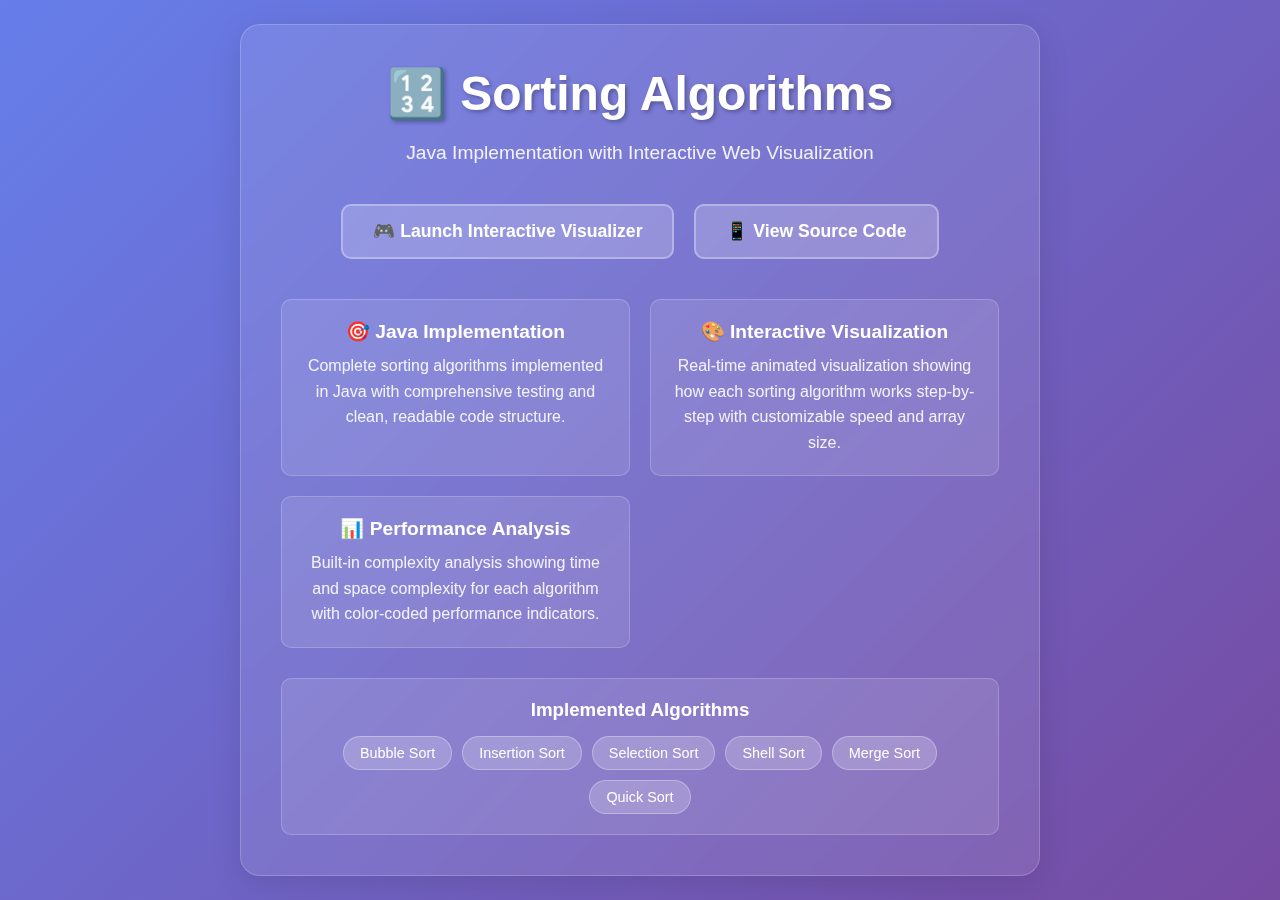
<file: index.html>
<!DOCTYPE html>
<html lang="en">
<head>
    <meta charset="UTF-8">
    <meta name="viewport" content="width=device-width, initial-scale=1.0">
    <title>Sorting Algorithms - Java & Web Visualization</title>
    <meta name="description" content="Sorting Algorithms implementation in Java with interactive web visualization">
    <meta name="keywords" content="sorting algorithms, java, visualization, computer science, programming">
    <meta name="author" content="PernaBrannon">
    
    <style>
        * {
            margin: 0;
            padding: 0;
            box-sizing: border-box;
        }
        
        body {
            font-family: 'Segoe UI', Tahoma, Geneva, Verdana, sans-serif;
            background: linear-gradient(135deg, #667eea 0%, #764ba2 100%);
            min-height: 100vh;
            display: flex;
            align-items: center;
            justify-content: center;
            color: white;
        }
        
        .container {
            text-align: center;
            max-width: 800px;
            padding: 40px;
            background: rgba(255, 255, 255, 0.1);
            backdrop-filter: blur(10px);
            border-radius: 20px;
            box-shadow: 0 8px 32px rgba(0,0,0,0.1);
            border: 1px solid rgba(255,255,255,0.2);
        }
        
        h1 {
            font-size: 3rem;
            margin-bottom: 20px;
            text-shadow: 2px 2px 4px rgba(0,0,0,0.3);
        }
        
        .subtitle {
            font-size: 1.2rem;
            margin-bottom: 40px;
            opacity: 0.9;
        }
        
        .buttons {
            display: flex;
            gap: 20px;
            justify-content: center;
            flex-wrap: wrap;
            margin-bottom: 40px;
        }
        
        .btn {
            padding: 15px 30px;
            border: none;
            border-radius: 10px;
            font-size: 1.1rem;
            font-weight: 600;
            cursor: pointer;
            transition: all 0.3s ease;
            text-decoration: none;
            display: inline-block;
            min-width: 200px;
        }
        
        .btn-primary {
            background: rgba(255, 255, 255, 0.2);
            color: white;
            border: 2px solid rgba(255, 255, 255, 0.3);
        }
        
        .btn-primary:hover {
            background: rgba(255, 255, 255, 0.3);
            transform: translateY(-2px);
            box-shadow: 0 8px 25px rgba(0,0,0,0.2);
        }
        
        .features {
            display: grid;
            grid-template-columns: repeat(auto-fit, minmax(250px, 1fr));
            gap: 20px;
            margin-top: 40px;
        }
        
        .feature {
            background: rgba(255, 255, 255, 0.1);
            padding: 20px;
            border-radius: 10px;
            border: 1px solid rgba(255,255,255,0.2);
        }
        
        .feature h3 {
            margin-bottom: 10px;
            font-size: 1.2rem;
        }
        
        .feature p {
            opacity: 0.9;
            line-height: 1.6;
        }
        
        .algorithms {
            margin-top: 30px;
            padding: 20px;
            background: rgba(255, 255, 255, 0.1);
            border-radius: 10px;
            border: 1px solid rgba(255,255,255,0.2);
        }
        
        .algorithms h3 {
            margin-bottom: 15px;
        }
        
        .algorithm-list {
            display: flex;
            flex-wrap: wrap;
            gap: 10px;
            justify-content: center;
        }
        
        .algorithm-tag {
            background: rgba(255, 255, 255, 0.2);
            padding: 8px 16px;
            border-radius: 20px;
            font-size: 0.9rem;
            border: 1px solid rgba(255,255,255,0.3);
        }
        
        @media (max-width: 768px) {
            .container {
                margin: 20px;
                padding: 30px 20px;
            }
            
            h1 {
                font-size: 2.5rem;
            }
            
            .buttons {
                flex-direction: column;
                align-items: center;
            }
        }
    </style>
</head>
<body>
    <div class="container">
        <h1>🔢 Sorting Algorithms</h1>
        <p class="subtitle">Java Implementation with Interactive Web Visualization</p>
        
        <div class="buttons">
            <a href="web-visualization/" class="btn btn-primary">
                🎮 Launch Interactive Visualizer
            </a>
            <a href="https://github.com/PernaBrannon/SortingAlgorithms" class="btn btn-primary" target="_blank">
                📱 View Source Code
            </a>
        </div>
        
        <div class="features">
            <div class="feature">
                <h3>🎯 Java Implementation</h3>
                <p>Complete sorting algorithms implemented in Java with comprehensive testing and clean, readable code structure.</p>
            </div>
            
            <div class="feature">
                <h3>🎨 Interactive Visualization</h3>
                <p>Real-time animated visualization showing how each sorting algorithm works step-by-step with customizable speed and array size.</p>
            </div>
            
            <div class="feature">
                <h3>📊 Performance Analysis</h3>
                <p>Built-in complexity analysis showing time and space complexity for each algorithm with color-coded performance indicators.</p>
            </div>
        </div>
        
        <div class="algorithms">
            <h3>Implemented Algorithms</h3>
            <div class="algorithm-list">
                <span class="algorithm-tag">Bubble Sort</span>
                <span class="algorithm-tag">Insertion Sort</span>
                <span class="algorithm-tag">Selection Sort</span>
                <span class="algorithm-tag">Shell Sort</span>
                <span class="algorithm-tag">Merge Sort</span>
                <span class="algorithm-tag">Quick Sort</span>
            </div>
        </div>
    </div>
</body>
</html>
</file>
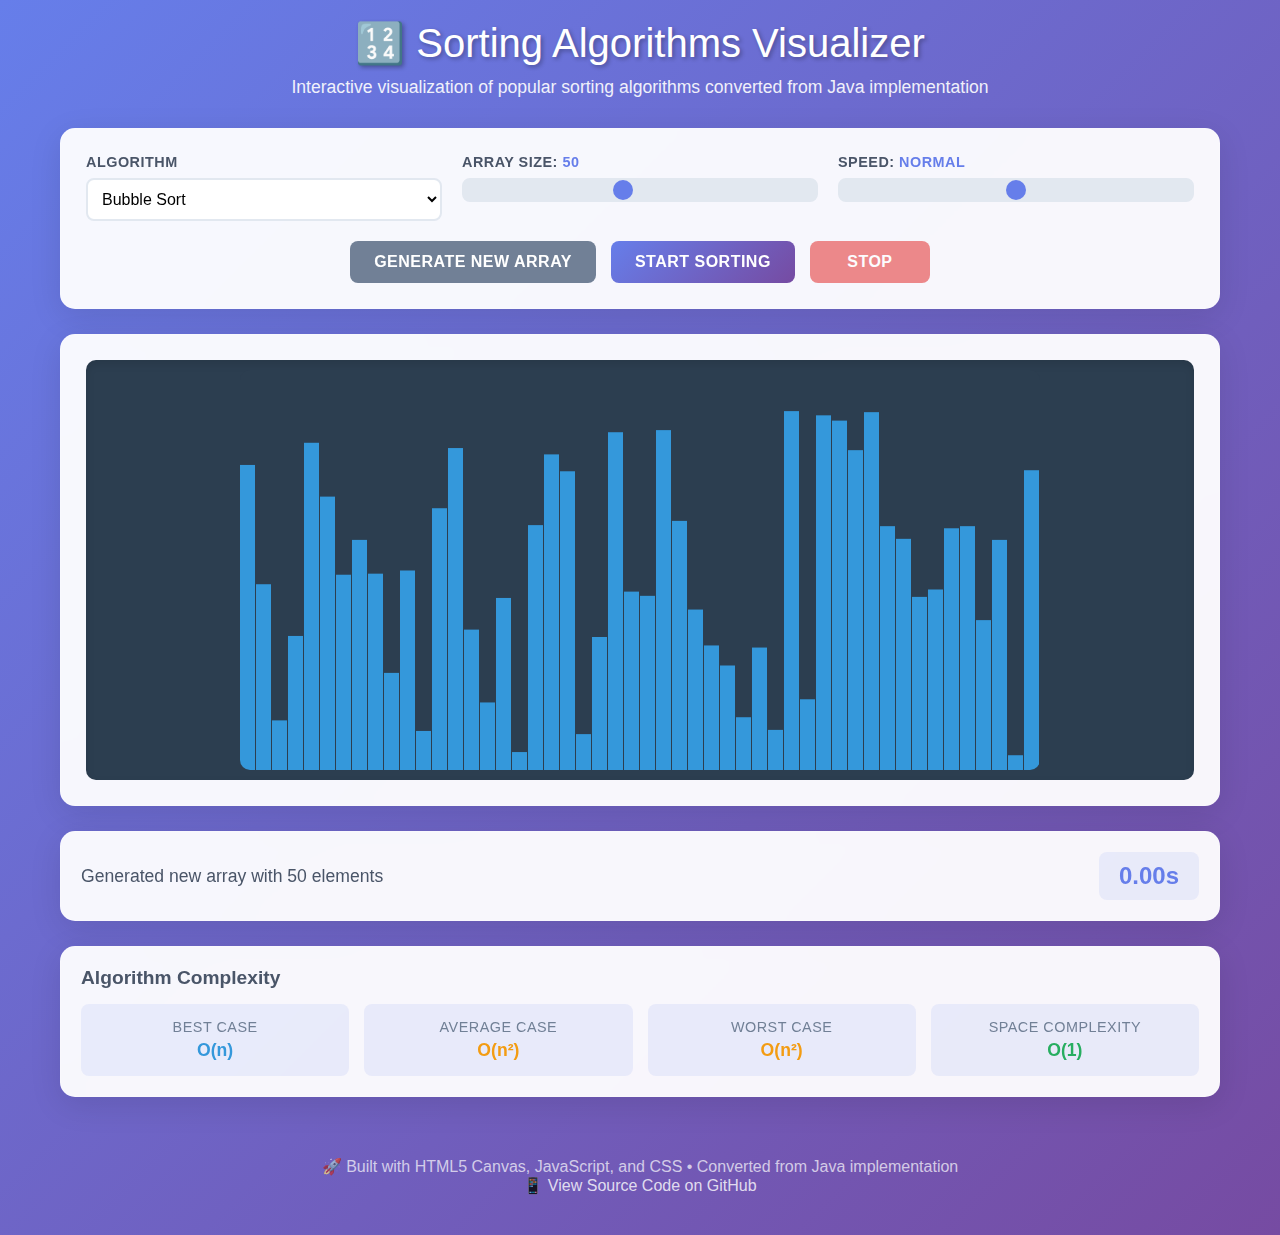
<file: web-visualization/index.html>
<!DOCTYPE html>
<html lang="en">
<head>
    <meta charset="UTF-8">
    <meta name="viewport" content="width=device-width, initial-scale=1.0">
    <title>Sorting Algorithms Visualizer</title>
    <meta name="description" content="Interactive visualization of sorting algorithms including Bubble Sort, Insertion Sort, Selection Sort, Shell Sort, Merge Sort, and Quick Sort">
    <meta name="keywords" content="sorting algorithms, visualization, computer science, algorithms, programming">
    <meta name="author" content="PernaBrannon">
    
    <!-- Favicon -->
    <link rel="icon" type="image/x-icon" href="[data-uri]">
    
    <!-- Stylesheets -->
    <link rel="stylesheet" href="css/styles.css">
    
    <!-- Open Graph Meta Tags for social sharing -->
    <meta property="og:title" content="Sorting Algorithms Visualizer">
    <meta property="og:description" content="Interactive visualization of popular sorting algorithms">
    <meta property="og:type" content="website">
    <meta property="og:url" content="https://pernabrannon.github.io/SortingAlgorithms/">
    <meta property="og:image" content="https://pernabrannon.github.io/SortingAlgorithms/preview.png">
</head>
<body>
    <div class="container">
        <!-- Header -->
        <header class="header">
            <h1>🔢 Sorting Algorithms Visualizer</h1>
            <p>Interactive visualization of popular sorting algorithms converted from Java implementation</p>
        </header>

        <!-- Control Panel -->
        <section class="control-panel">
            <div class="controls-grid">
                <!-- Algorithm Selection -->
                <div class="control-group">
                    <label for="algorithmSelect">Algorithm</label>
                    <select id="algorithmSelect">
                        <option value="bubble">Bubble Sort</option>
                        <option value="insertion">Insertion Sort</option>
                        <option value="selection">Selection Sort</option>
                        <option value="shell">Shell Sort</option>
                        <option value="merge">Merge Sort</option>
                        <option value="quick">Quick Sort</option>
                    </select>
                </div>

                <!-- Array Size Control -->
                <div class="control-group">
                    <label for="arraySizeSlider">Array Size: <span id="arraySizeDisplay" class="range-display">50</span></label>
                    <input type="range" id="arraySizeSlider" min="10" max="100" value="50" step="5">
                </div>

                <!-- Speed Control -->
                <div class="control-group">
                    <label for="speedSlider">Speed: <span id="speedDisplay" class="range-display">Normal</span></label>
                    <input type="range" id="speedSlider" min="1" max="5" value="3" step="1">
                </div>
            </div>

            <!-- Action Buttons -->
            <div class="button-group">
                <button id="generateBtn" class="btn btn-secondary">Generate New Array</button>
                <button id="sortBtn" class="btn btn-primary">Start Sorting</button>
                <button id="stopBtn" class="btn btn-danger" disabled>Stop</button>
            </div>
        </section>

        <!-- Visualization Area -->
        <section class="visualization-area">
            <div class="canvas-container">
                <canvas id="sortingCanvas"></canvas>
            </div>
        </section>

        <!-- Status Panel -->
        <section class="status-panel">
            <div class="status-grid">
                <div>
                    <span class="status-text" id="statusDisplay">Ready to sort! Select an algorithm and click "Start Sorting"</span>
                </div>
                <div class="time-display" id="timeDisplay">0.00s</div>
            </div>
        </section>

        <!-- Algorithm Information -->
        <section class="algorithm-info">
            <h3>Algorithm Complexity</h3>
            <div class="complexity-info" id="complexityInfo">
                <div class="complexity-item">
                    <div class="label">Best Case</div>
                    <div class="value" id="bestCase">O(n²)</div>
                </div>
                <div class="complexity-item">
                    <div class="label">Average Case</div>
                    <div class="value" id="averageCase">O(n²)</div>
                </div>
                <div class="complexity-item">
                    <div class="label">Worst Case</div>
                    <div class="value" id="worstCase">O(n²)</div>
                </div>
                <div class="complexity-item">
                    <div class="label">Space Complexity</div>
                    <div class="value" id="spaceComplexity">O(1)</div>
                </div>
            </div>
        </section>

        <!-- Footer -->
        <footer style="text-align: center; margin-top: 40px; padding: 20px; color: rgba(255,255,255,0.7);">
            <p>🚀 Built with HTML5 Canvas, JavaScript, and CSS • Converted from Java implementation</p>
            <p>
                <a href="https://github.com/PernaBrannon/SortingAlgorithms" 
                   style="color: rgba(255,255,255,0.8); text-decoration: none;" 
                   target="_blank" 
                   rel="noopener noreferrer">
                    📱 View Source Code on GitHub
                </a>
            </p>
        </footer>
    </div>

    <!-- JavaScript Files -->
    <script src="js/sorting-algorithms.js"></script>
    <script src="js/visualizer.js"></script>
    <script src="js/app.js"></script>
    <script src="js/complexity-info.js"></script>
</body>
</html>
</file>
<file: web-visualization/css/styles.css>
/* Sorting Algorithm Visualizer Styles */

* {
    margin: 0;
    padding: 0;
    box-sizing: border-box;
}

body {
    font-family: 'Segoe UI', Tahoma, Geneva, Verdana, sans-serif;
    background: linear-gradient(135deg, #667eea 0%, #764ba2 100%);
    min-height: 100vh;
    color: #333;
    overflow-x: auto;
}

.container {
    max-width: 1200px;
    margin: 0 auto;
    padding: 20px;
}

/* Header */
.header {
    text-align: center;
    margin-bottom: 30px;
    color: white;
}

.header h1 {
    font-size: 2.5rem;
    font-weight: 300;
    margin-bottom: 10px;
    text-shadow: 2px 2px 4px rgba(0,0,0,0.3);
}

.header p {
    font-size: 1.1rem;
    opacity: 0.9;
    font-weight: 300;
}

/* Control Panel */
.control-panel {
    background: rgba(255, 255, 255, 0.95);
    backdrop-filter: blur(10px);
    border-radius: 15px;
    padding: 25px;
    margin-bottom: 25px;
    box-shadow: 0 8px 32px rgba(0,0,0,0.1);
    border: 1px solid rgba(255,255,255,0.2);
}

.controls-grid {
    display: grid;
    grid-template-columns: repeat(auto-fit, minmax(250px, 1fr));
    gap: 20px;
    margin-bottom: 20px;
}

.control-group {
    display: flex;
    flex-direction: column;
    gap: 8px;
}

.control-group label {
    font-weight: 600;
    color: #4a5568;
    font-size: 0.9rem;
    text-transform: uppercase;
    letter-spacing: 0.5px;
}

.control-group select,
.control-group input[type="range"] {
    padding: 10px;
    border: 2px solid #e2e8f0;
    border-radius: 8px;
    font-size: 1rem;
    transition: all 0.3s ease;
}

.control-group select {
    background: white;
    cursor: pointer;
}

.control-group select:focus {
    outline: none;
    border-color: #667eea;
    box-shadow: 0 0 0 3px rgba(102, 126, 234, 0.1);
}

/* Range Sliders */
input[type="range"] {
    -webkit-appearance: none;
    height: 8px;
    background: #e2e8f0;
    border-radius: 4px;
    outline: none;
}

input[type="range"]::-webkit-slider-thumb {
    -webkit-appearance: none;
    width: 20px;
    height: 20px;
    background: #667eea;
    border-radius: 50%;
    cursor: pointer;
    transition: all 0.3s ease;
}

input[type="range"]::-webkit-slider-thumb:hover {
    background: #5a6fd8;
    transform: scale(1.1);
}

input[type="range"]::-moz-range-thumb {
    width: 20px;
    height: 20px;
    background: #667eea;
    border-radius: 50%;
    cursor: pointer;
    border: none;
}

.range-display {
    font-weight: 600;
    color: #667eea;
    font-size: 0.9rem;
}

/* Buttons */
.button-group {
    display: flex;
    gap: 15px;
    justify-content: center;
    flex-wrap: wrap;
}

.btn {
    padding: 12px 24px;
    border: none;
    border-radius: 8px;
    font-size: 1rem;
    font-weight: 600;
    cursor: pointer;
    transition: all 0.3s ease;
    text-transform: uppercase;
    letter-spacing: 0.5px;
    min-width: 120px;
}

.btn-primary {
    background: linear-gradient(135deg, #667eea 0%, #764ba2 100%);
    color: white;
}

.btn-primary:hover:not(:disabled) {
    transform: translateY(-2px);
    box-shadow: 0 8px 25px rgba(102, 126, 234, 0.3);
}

.btn-secondary {
    background: #718096;
    color: white;
}

.btn-secondary:hover:not(:disabled) {
    background: #4a5568;
    transform: translateY(-2px);
}

.btn-danger {
    background: #e53e3e;
    color: white;
}

.btn-danger:hover:not(:disabled) {
    background: #c53030;
    transform: translateY(-2px);
}

.btn:disabled {
    opacity: 0.6;
    cursor: not-allowed;
    transform: none;
}

/* Visualization Area */
.visualization-area {
    background: rgba(255, 255, 255, 0.95);
    backdrop-filter: blur(10px);
    border-radius: 15px;
    padding: 25px;
    margin-bottom: 25px;
    box-shadow: 0 8px 32px rgba(0,0,0,0.1);
    border: 1px solid rgba(255,255,255,0.2);
}

.canvas-container {
    display: flex;
    justify-content: center;
    align-items: center;
    min-height: 420px;
    background: #2c3e50;
    border-radius: 10px;
    overflow: hidden;
    box-shadow: inset 0 4px 8px rgba(0,0,0,0.1);
}

#sortingCanvas {
    display: block;
    border-radius: 10px;
}

/* Status Panel */
.status-panel {
    background: rgba(255, 255, 255, 0.95);
    backdrop-filter: blur(10px);
    border-radius: 15px;
    padding: 20px;
    box-shadow: 0 8px 32px rgba(0,0,0,0.1);
    border: 1px solid rgba(255,255,255,0.2);
}

.status-grid {
    display: grid;
    grid-template-columns: 1fr auto;
    gap: 20px;
    align-items: center;
}

.status-text {
    font-size: 1.1rem;
    color: #4a5568;
    font-weight: 500;
}

.time-display {
    font-size: 1.5rem;
    font-weight: 700;
    color: #667eea;
    background: rgba(102, 126, 234, 0.1);
    padding: 10px 20px;
    border-radius: 8px;
    text-align: center;
    min-width: 100px;
}

/* Algorithm Info */
.algorithm-info {
    background: rgba(255, 255, 255, 0.95);
    backdrop-filter: blur(10px);
    border-radius: 15px;
    padding: 20px;
    margin-top: 25px;
    box-shadow: 0 8px 32px rgba(0,0,0,0.1);
    border: 1px solid rgba(255,255,255,0.2);
}

.algorithm-info h3 {
    color: #4a5568;
    margin-bottom: 15px;
    font-size: 1.2rem;
}

.complexity-info {
    display: grid;
    grid-template-columns: repeat(auto-fit, minmax(200px, 1fr));
    gap: 15px;
}

.complexity-item {
    background: rgba(102, 126, 234, 0.1);
    padding: 15px;
    border-radius: 8px;
    text-align: center;
}

.complexity-item .label {
    font-size: 0.9rem;
    color: #718096;
    margin-bottom: 5px;
    text-transform: uppercase;
    letter-spacing: 0.5px;
}

.complexity-item .value {
    font-size: 1.1rem;
    font-weight: 700;
    color: #667eea;
}

/* Responsive Design */
@media (max-width: 768px) {
    .container {
        padding: 15px;
    }
    
    .header h1 {
        font-size: 2rem;
    }
    
    .controls-grid {
        grid-template-columns: 1fr;
    }
    
    .button-group {
        flex-direction: column;
        align-items: center;
    }
    
    .btn {
        width: 100%;
        max-width: 200px;
    }
    
    .status-grid {
        grid-template-columns: 1fr;
        text-align: center;
    }
    
    .complexity-info {
        grid-template-columns: 1fr;
    }
    
    #sortingCanvas {
        width: 100%;
        height: auto;
    }
}

/* Loading Animation */
@keyframes pulse {
    0%, 100% { opacity: 1; }
    50% { opacity: 0.5; }
}

.loading {
    animation: pulse 1.5s ease-in-out infinite;
}

/* Smooth Transitions */
* {
    transition: all 0.3s ease;
}
</file>
